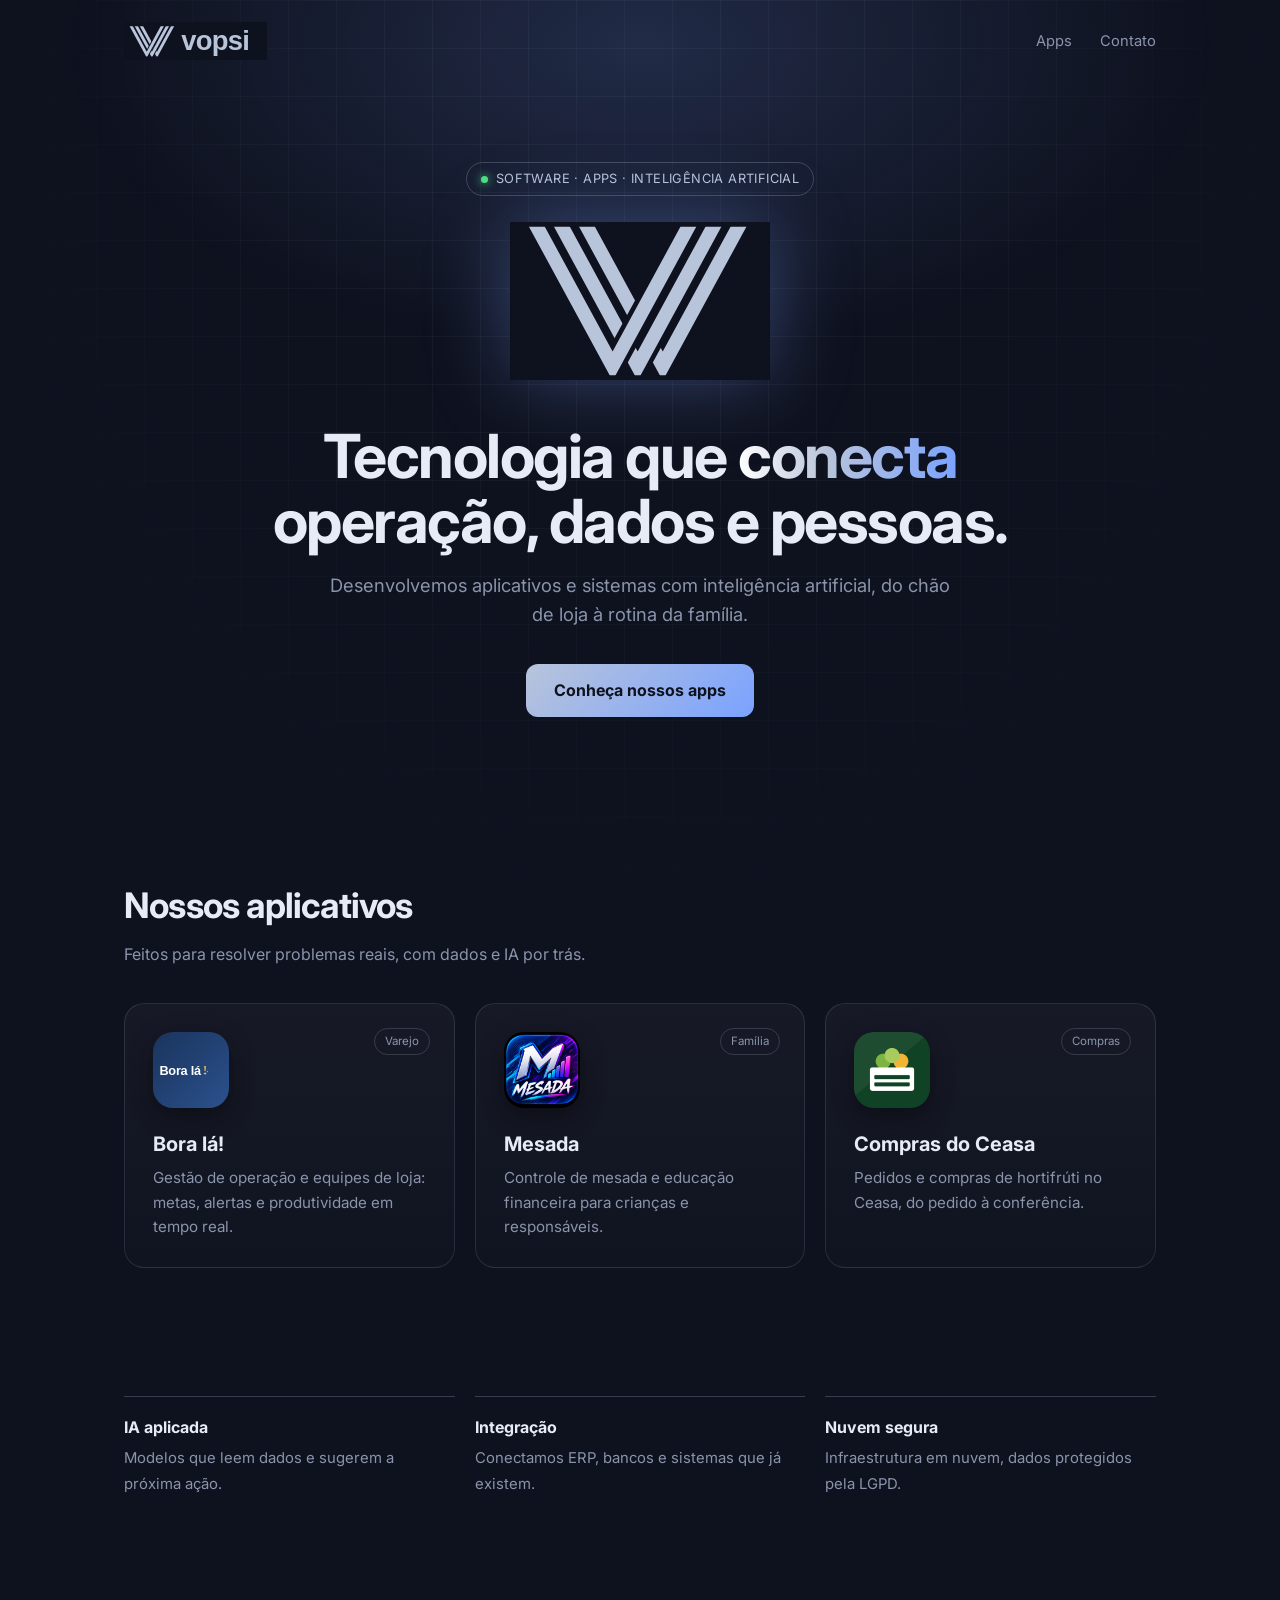
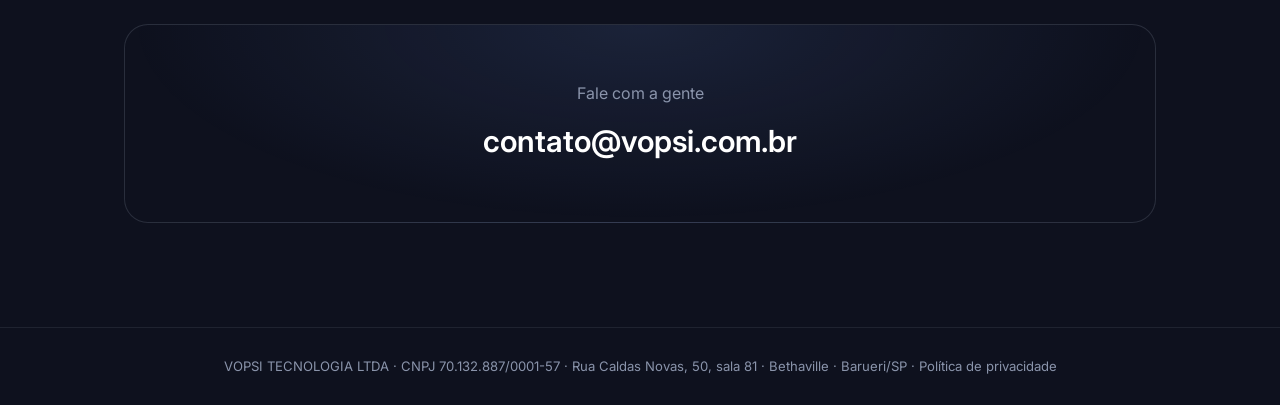
<file: index.html>
<!DOCTYPE html><html lang="pt-BR"><head><meta charset="utf-8"><meta name="viewport" content="width=device-width,initial-scale=1">
<title>Vopsi Tecnologia — software, apps e IA</title>
<meta name="description" content="A Vopsi desenvolve aplicativos e sistemas com inteligência artificial para varejo, operação e família.">
<link rel="icon" href="img/vopsi-icone.svg"><link rel="preconnect" href="https://fonts.googleapis.com"><link href="https://fonts.googleapis.com/css2?family=Inter:wght@400;600;700&display=swap" rel="stylesheet">
<link rel="stylesheet" href="style.css"></head><body>
<div class="w">
<nav><a class="brand" href="#"><img src="img/vopsi-nome.svg" alt="vopsi"></a><div class="links"><a href="#apps">Apps</a><a href="#contato">Contato</a></div></nav>
<header class="hero">
<span class="pill"><i></i>Software · Apps · Inteligência artificial</span><br><br>
<img class="mark" src="img/vopsi-v.svg" alt="">
<h1>Tecnologia que <span>conecta</span><br>operação, dados e pessoas.</h1>
<p>Desenvolvemos aplicativos e sistemas com inteligência artificial, do chão de loja à rotina da família.</p>
<a class="btn" href="#apps">Conheça nossos apps</a>
</header>
<section id="apps"><h2>Nossos aplicativos</h2><p class="sub">Feitos para resolver problemas reais, com dados e IA por trás.</p>
<div class="apps">
<div class="app"><span class="tag">Varejo</span><div class="ico bl"><img src="img/borala.svg" alt="Bora lá!"></div><h3>Bora lá!</h3><p>Gestão de operação e equipes de loja: metas, alertas e produtividade em tempo real.</p></div>
<div class="app"><span class="tag">Família</span><div class="ico"><img src="img/mesada.png" alt="Mesada"></div><h3>Mesada</h3><p>Controle de mesada e educação financeira para crianças e responsáveis.</p></div>
<div class="app"><span class="tag">Compras</span><div class="ico"><img src="img/ceasa.png" alt="Compras do Ceasa"></div><h3>Compras do Ceasa</h3><p>Pedidos e compras de hortifrúti no Ceasa, do pedido à conferência.</p></div>
</div></section>
<section><div class="pillars">
<div class="pillar"><b>IA aplicada</b><span>Modelos que leem dados e sugerem a próxima ação.</span></div>
<div class="pillar"><b>Integração</b><span>Conectamos ERP, bancos e sistemas que já existem.</span></div>
<div class="pillar"><b>Nuvem segura</b><span>Infraestrutura em nuvem, dados protegidos pela LGPD.</span></div>
</div></section>
<section id="contato"><div class="contact"><p class="sub" style="margin-bottom:10px">Fale com a gente</p><a class="mail" href="mailto:contato@vopsi.com.br">contato@vopsi.com.br</a></div></section>
</div>
<footer>VOPSI TECNOLOGIA LTDA · CNPJ 70.132.887/0001-57 · Rua Caldas Novas, 50, sala 81 · Bethaville · Barueri/SP · <a href="privacidade.html">Política de privacidade</a></footer>
</body></html>
</file>
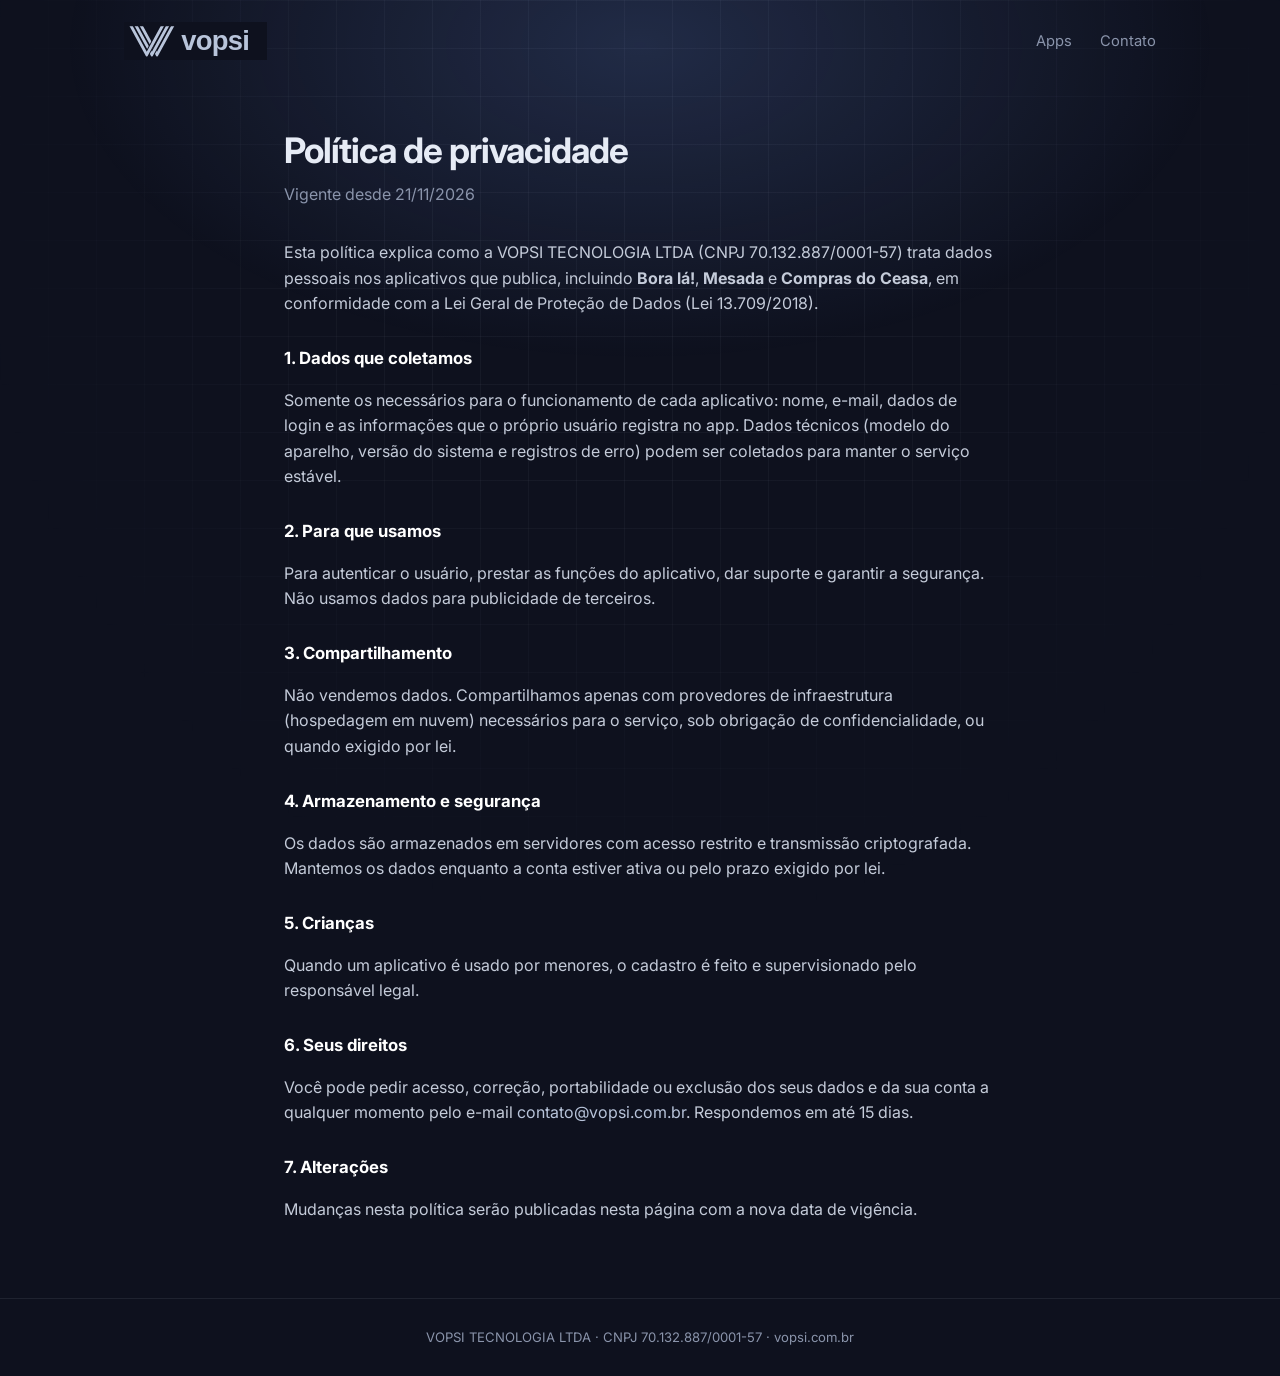
<file: privacidade.html>
<!DOCTYPE html><html lang="pt-BR"><head><meta charset="utf-8"><meta name="viewport" content="width=device-width,initial-scale=1">
<title>Política de privacidade · Vopsi Tecnologia</title><link rel="icon" href="img/vopsi-icone.svg"><link href="https://fonts.googleapis.com/css2?family=Inter:wght@400;600;700&display=swap" rel="stylesheet"><link rel="stylesheet" href="style.css"></head><body>
<div class="w"><nav><a class="brand" href="index.html"><img src="img/vopsi-nome.svg" alt="vopsi"></a><div class="links"><a href="index.html#apps">Apps</a><a href="index.html#contato">Contato</a></div></nav></div>
<main class="doc"><h1>Política de privacidade</h1><p class="date">Vigente desde 21/11/2026</p>
<p>Esta política explica como a VOPSI TECNOLOGIA LTDA (CNPJ 70.132.887/0001-57) trata dados pessoais nos aplicativos que publica, incluindo <strong>Bora lá!</strong>, <strong>Mesada</strong> e <strong>Compras do Ceasa</strong>, em conformidade com a Lei Geral de Proteção de Dados (Lei 13.709/2018).</p>
<h3>1. Dados que coletamos</h3><p>Somente os necessários para o funcionamento de cada aplicativo: nome, e-mail, dados de login e as informações que o próprio usuário registra no app. Dados técnicos (modelo do aparelho, versão do sistema e registros de erro) podem ser coletados para manter o serviço estável.</p>
<h3>2. Para que usamos</h3><p>Para autenticar o usuário, prestar as funções do aplicativo, dar suporte e garantir a segurança. Não usamos dados para publicidade de terceiros.</p>
<h3>3. Compartilhamento</h3><p>Não vendemos dados. Compartilhamos apenas com provedores de infraestrutura (hospedagem em nuvem) necessários para o serviço, sob obrigação de confidencialidade, ou quando exigido por lei.</p>
<h3>4. Armazenamento e segurança</h3><p>Os dados são armazenados em servidores com acesso restrito e transmissão criptografada. Mantemos os dados enquanto a conta estiver ativa ou pelo prazo exigido por lei.</p>
<h3>5. Crianças</h3><p>Quando um aplicativo é usado por menores, o cadastro é feito e supervisionado pelo responsável legal.</p>
<h3>6. Seus direitos</h3><p>Você pode pedir acesso, correção, portabilidade ou exclusão dos seus dados e da sua conta a qualquer momento pelo e-mail <a href="mailto:contato@vopsi.com.br">contato@vopsi.com.br</a>. Respondemos em até 15 dias.</p>
<h3>7. Alterações</h3><p>Mudanças nesta política serão publicadas nesta página com a nova data de vigência.</p>
</main>
<footer>VOPSI TECNOLOGIA LTDA · CNPJ 70.132.887/0001-57 · <a href="index.html">vopsi.com.br</a></footer></body></html>
</file>
<file: style.css>
:root{--bg:#0e111e;--bg2:#141829;--line:#b8c4da;--txt:#e6ebf5;--mut:#8a94ab;--acc:#7aa2ff}
*{box-sizing:border-box}
html{scroll-behavior:smooth}
body{margin:0;font-family:"Inter",system-ui,-apple-system,sans-serif;color:var(--txt);background:var(--bg);line-height:1.6;-webkit-font-smoothing:antialiased;overflow-x:hidden}
body::before{content:"";position:fixed;inset:0;background-image:linear-gradient(rgba(184,196,218,.05) 1px,transparent 1px),linear-gradient(90deg,rgba(184,196,218,.05) 1px,transparent 1px);background-size:48px 48px;mask-image:radial-gradient(ellipse at 50% 20%,#000 30%,transparent 75%);pointer-events:none;z-index:-1}
body::after{content:"";position:fixed;top:-30vh;left:50%;width:90vw;height:70vh;transform:translateX(-50%);background:radial-gradient(closest-side,rgba(122,162,255,.18),transparent);pointer-events:none;z-index:-1}
a{color:var(--line);text-decoration:none}a:hover{color:#fff}
.w{max-width:1080px;margin:0 auto;padding:0 24px}
nav{display:flex;align-items:center;justify-content:space-between;padding:22px 0}
nav .brand{display:flex;align-items:center;gap:10px}
nav .brand img{height:38px}
nav .links a{margin-left:28px;font-size:.92rem;color:var(--mut)}nav .links a:hover{color:#fff}
.hero{text-align:center;padding:80px 0 96px}
.hero .mark{width:min(260px,60vw);filter:drop-shadow(0 0 40px rgba(122,162,255,.35));animation:float 6s ease-in-out infinite}
.hero h1{font-size:clamp(2.2rem,5vw,3.8rem);line-height:1.08;letter-spacing:-1.5px;margin:36px 0 16px;font-weight:700}
.hero h1 span{background:linear-gradient(90deg,#fff,var(--line) 40%,var(--acc));-webkit-background-clip:text;background-clip:text;color:transparent}
.hero p{color:var(--mut);font-size:1.15rem;max-width:620px;margin:0 auto}
.pill{display:inline-flex;align-items:center;gap:8px;border:1px solid rgba(184,196,218,.25);border-radius:999px;padding:6px 14px;font-size:.8rem;color:var(--line);letter-spacing:.4px;text-transform:uppercase}
.pill i{width:7px;height:7px;border-radius:50%;background:#4ade80;box-shadow:0 0 10px #4ade80}
.btn{display:inline-block;margin-top:34px;padding:14px 28px;border-radius:12px;background:linear-gradient(135deg,var(--line),var(--acc));color:#0e111e;font-weight:700}
.btn:hover{color:#0e111e;filter:brightness(1.1)}
section{padding:64px 0}
h2{font-size:clamp(1.6rem,3vw,2.2rem);letter-spacing:-.8px;margin:0 0 8px}
.sub{color:var(--mut);margin:0 0 36px}
.apps{display:grid;grid-template-columns:repeat(auto-fit,minmax(280px,1fr));gap:20px}
.app{position:relative;background:linear-gradient(180deg,rgba(255,255,255,.04),rgba(255,255,255,.01));border:1px solid rgba(184,196,218,.14);border-radius:20px;padding:28px;transition:.25s}
.app:hover{transform:translateY(-4px);border-color:rgba(184,196,218,.4);box-shadow:0 20px 50px -20px rgba(122,162,255,.35)}
.app .ico{width:76px;height:76px;border-radius:20px;overflow:hidden;display:grid;place-items:center;box-shadow:0 8px 24px rgba(0,0,0,.4)}
.app .ico img{width:100%;height:100%;object-fit:cover}
.app .ico.bl{background:linear-gradient(135deg,#1a345c,#2b518e)}.app .ico.bl img{width:88%;height:auto;object-fit:contain}
.app h3{margin:20px 0 6px;font-size:1.25rem}
.app p{margin:0;color:var(--mut);font-size:.95rem}
.tag{position:absolute;top:24px;right:24px;font-size:.72rem;color:var(--mut);border:1px solid rgba(184,196,218,.2);border-radius:999px;padding:3px 10px}
.pillars{display:grid;grid-template-columns:repeat(auto-fit,minmax(220px,1fr));gap:20px}
.pillar{border-top:1px solid rgba(184,196,218,.25);padding-top:18px}
.pillar b{display:block;margin-bottom:4px}.pillar span{color:var(--mut);font-size:.93rem}
.contact{text-align:center;border:1px solid rgba(184,196,218,.16);border-radius:24px;padding:56px 24px;background:radial-gradient(ellipse at top,rgba(122,162,255,.12),transparent 70%)}
.contact a.mail{font-size:clamp(1.3rem,3vw,1.9rem);font-weight:600;color:#fff}
footer{border-top:1px solid rgba(184,196,218,.1);margin-top:40px;padding:28px 0;color:var(--mut);font-size:.82rem;text-align:center}
footer a{color:var(--mut)}
.doc{max-width:760px;margin:0 auto;padding:40px 24px 20px}
.doc h1{font-size:2.2rem;letter-spacing:-1px;margin:0 0 4px}.doc .date{color:var(--mut);margin:0 0 32px}
.doc h3{margin:28px 0 6px;font-size:1.05rem;color:#fff}.doc p{color:#c4cbd9}
@keyframes float{50%{transform:translateY(-10px)}}
@media(max-width:640px){nav .links a{margin-left:16px}.hero{padding:48px 0 64px}}
</file>
